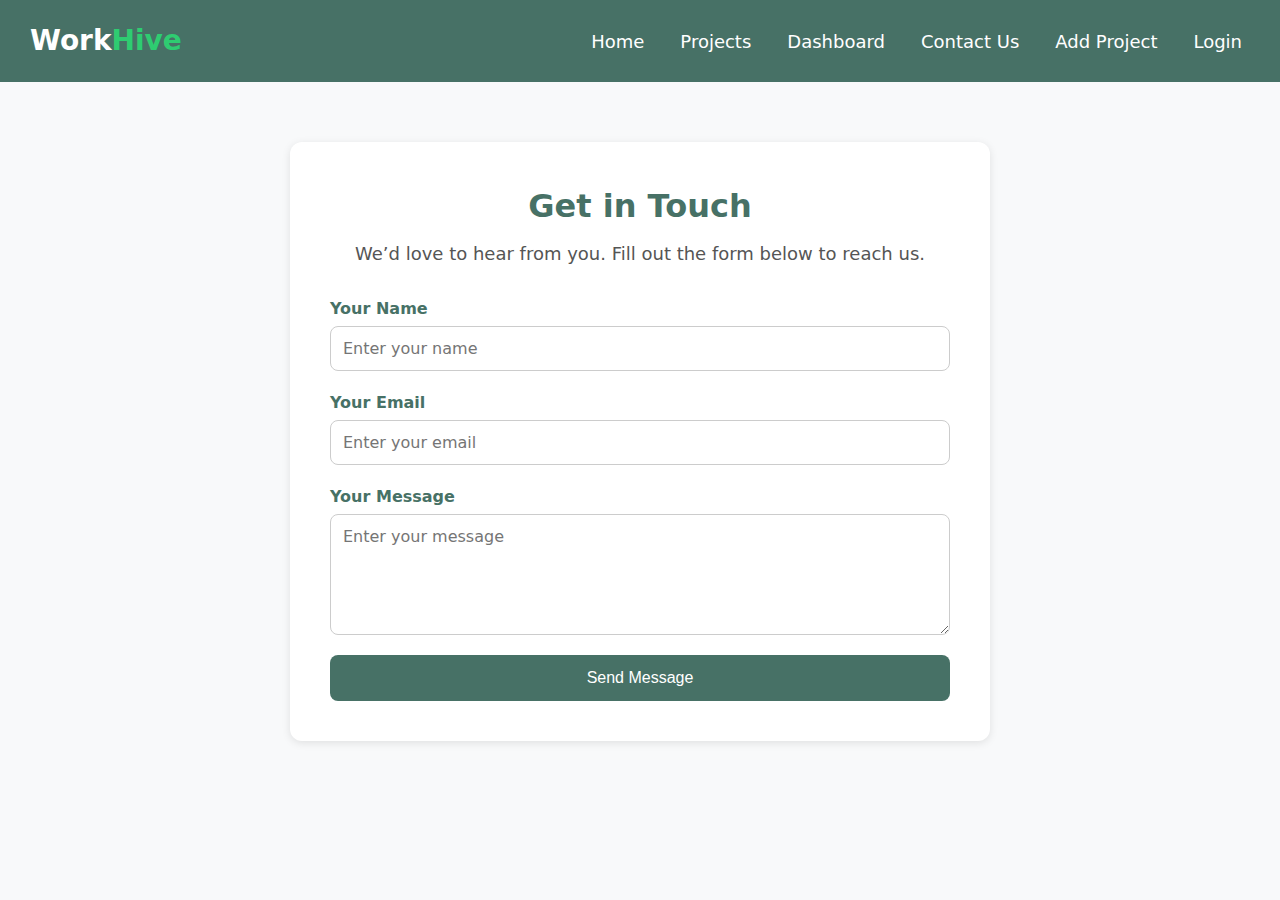
<file: contact.html>
<!DOCTYPE html>
<html lang="en">
<head>
  <meta charset="UTF-8" />
  <meta name="viewport" content="width=device-width, initial-scale=1.0" />
  <title>Contact Us – WorkHive</title>
  <link rel="stylesheet" href="project.css" />
</head>
<body>
  <header class="header">
    <a href="/" class="logo">Work<span class="highlight">Hive</span></a>
    <nav class="navigation">
      <ul class="navbar">
        <li><a href="index.html">Home</a></li>
        <li><a href="project.php">Projects</a></li>
        <li><a href="dashboard.php">Dashboard</a></li>
        <li><a href="contact.html">Contact Us</a></li>
        <li><a href="addproject.php">Add Project</a></li>
        <li><a href="login.html">Login</a></li>
      </ul>
    </nav>
  </header>

  <section class="contact-section">
    <div class="container">
      <h1 class="section-title">Get in Touch</h1>
      <p class="section-subtitle">We’d love to hear from you. Fill out the form below to reach us.</p>
      <form class="contact-form">
        <div class="form-group">
          <label for="name">Your Name</label>
          <input type="text" id="name" placeholder="Enter your name" required />
        </div>
        <div class="form-group">
          <label for="email">Your Email</label>
          <input type="email" id="email" placeholder="Enter your email" required />
        </div>
        <div class="form-group">
          <label for="message">Your Message</label>
          <textarea id="message" rows="5" placeholder="Enter your message" required></textarea>
        </div>
        <button type="submit" class="btn-submit">Send Message</button>
      </form>
    </div>
  </section>

  <style>
    .contact-section {
      padding: 60px 20px;
      background-color: var(--light-bg);
    }

    .container {
      max-width: 700px;
      margin: auto;
      background: white;
      padding: 40px;
      box-shadow: var(--card-shadow);
      border-radius: 12px;
    }

    .section-title {
      font-size: 32px;
      color: var(--primary-color);
      margin-bottom: 10px;
      text-align: center;
    }

    .section-subtitle {
      font-size: 18px;
      margin-bottom: 30px;
      text-align: center;
      color: #555;
    }

    .contact-form {
      display: flex;
      flex-direction: column;
      gap: 20px;
    }

    .form-group {
      display: flex;
      flex-direction: column;
    }

    label {
      font-weight: bold;
      margin-bottom: 5px;
      color: var(--primary-color);
    }

    input, textarea {
      padding: 12px;
      border: 1px solid #ccc;
      border-radius: 8px;
      font-size: 16px;
      font-family: inherit;
    }

    .btn-submit {
      padding: 14px;
      font-size: 16px;
      background-color: var(--primary-color);
      color: white;
      border: none;
      border-radius: 8px;
      cursor: pointer;
      transition: var(--transition);
    }

    .btn-submit:hover {
      background-color: var(--secondary-color);
      box-shadow: var(--hover-shadow);
    }
  </style>
</body>
</html>
<script>
  document.querySelector('.contact-form').addEventListener('submit', function(event) {
    event.preventDefault();
    alert('Thank you for your message! We will get back to you soon.');
    this.reset();
  });
</script>
</file>
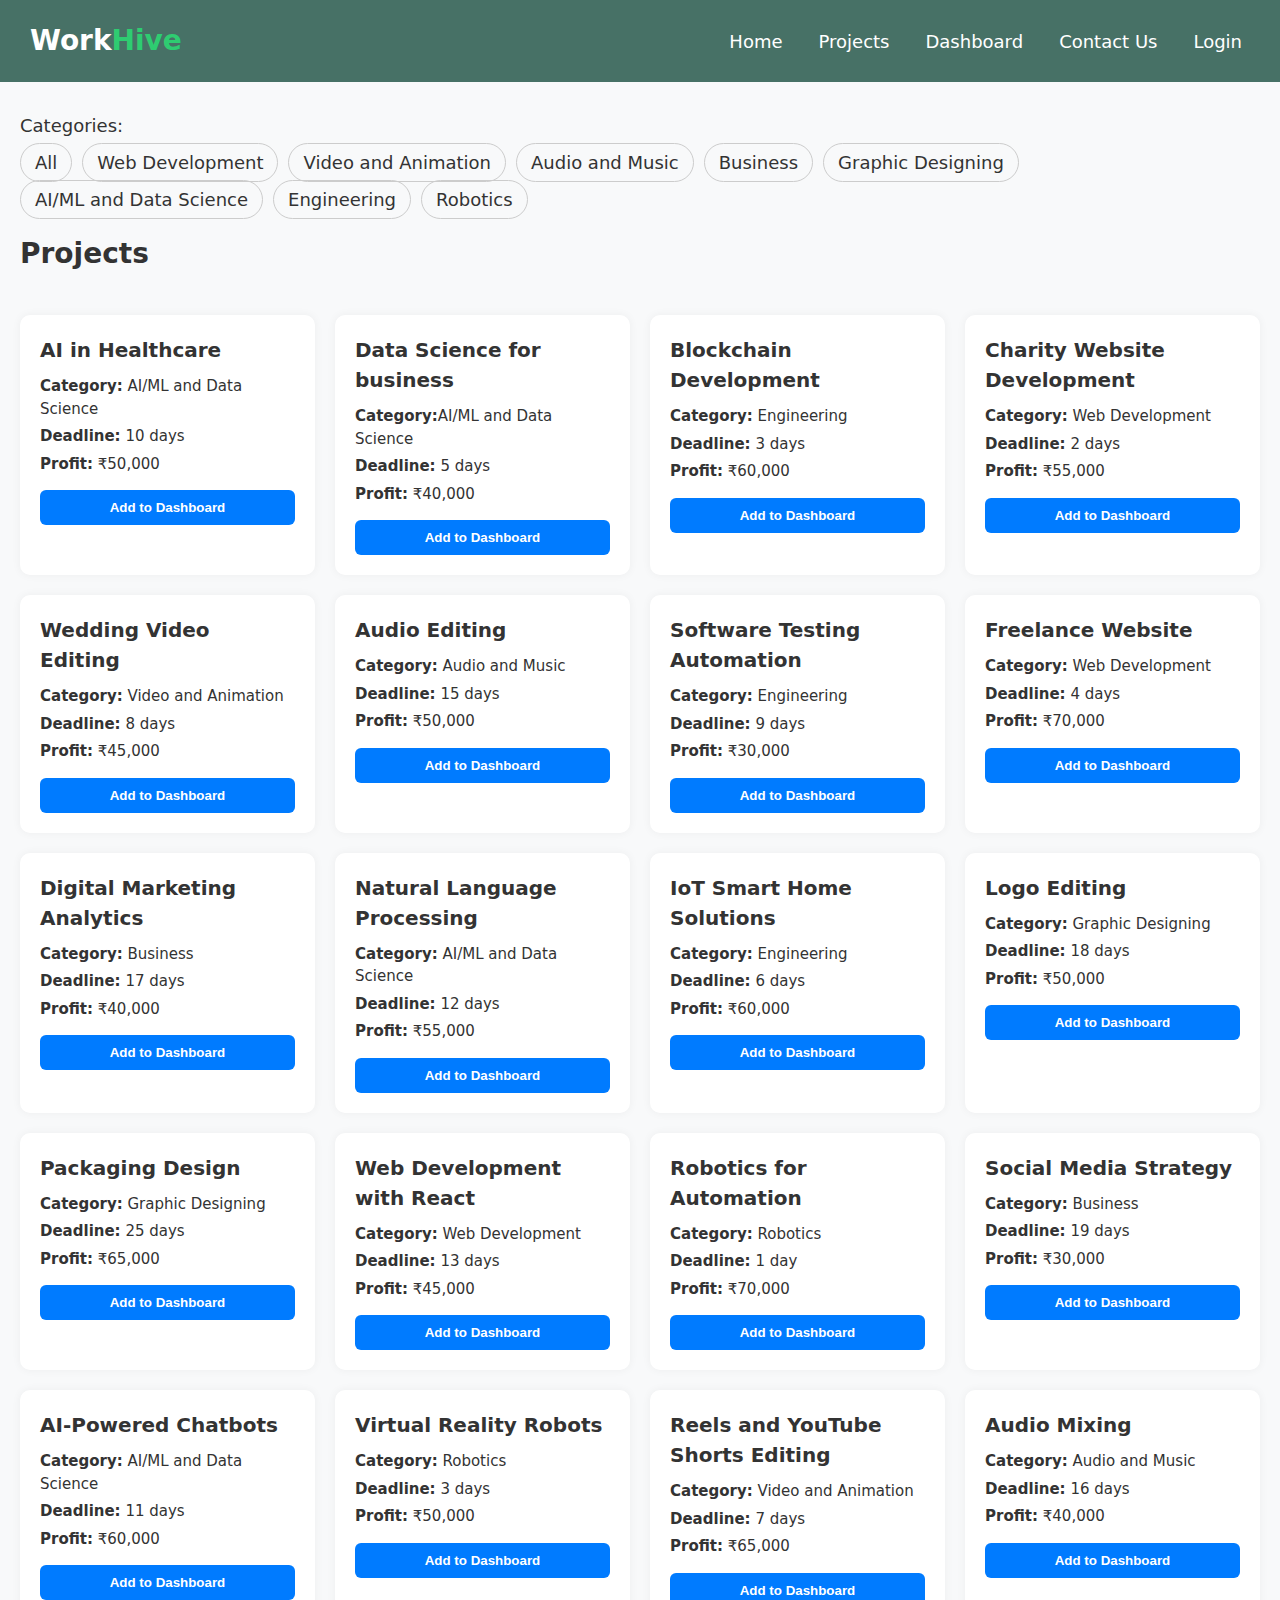
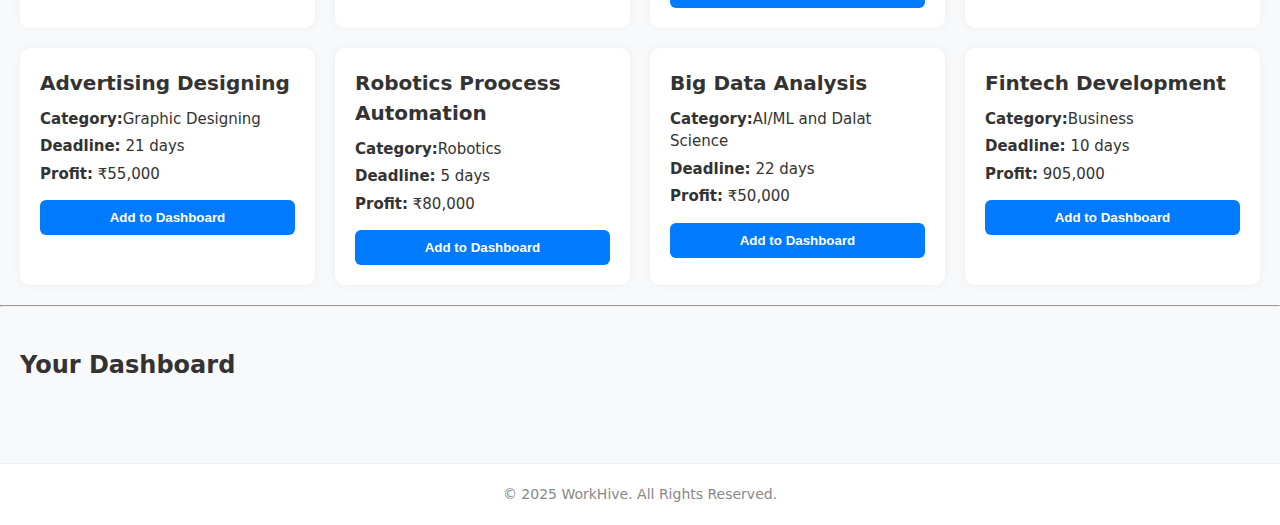
<file: dashboard.html>
<!DOCTYPE html>
<html lang="en">
<head>
  <meta charset="UTF-8" />
  <meta name="viewport" content="width=device-width, initial-scale=1.0" />
  <title>WorkHive – Freelance Platform</title>
  <link rel="stylesheet" href="dashboard.css" />
</head>
<body>
  <header class="header">
    <a href="/" class="logo">Work<span class="highlight">Hive</span></a>
    <nav class="navigation">
      <ul class="navbar">
        <li><a href="index.html">Home</a></li>
        <li><a href="project.html">Projects</a></li>
        <li><a href="dashboard.html">Dashboard</a></li>
        <li><a href="contact.html">Contact Us</a></li>
        <li><a href="login.html">Login</a></li>
      </ul>
    </nav>
  </header>
  <!-- Categories -->
    <div class="popular-list">
        <span>Categories:</span>
        <ul>
            <li><a href="#" onclick="filterJobs(event)">All</a></li> <!-- Show all categories -->
            <li><a href="#" onclick="filterJobs(event)">Web Development</a></li>
            <li><a href="#" onclick="filterJobs(event)">Video and Animation</a></li>
            <li><a href="#" onclick="filterJobs(event)">Audio and Music</a></li>
            <li><a href="#" onclick="filterJobs(event)">Business</a></li>
            <li><a href="#" onclick="filterJobs(event)">Graphic Designing</a></li>
            <li><a href="#" onclick="filterJobs(event)">AI/ML and Data Science</a></li>
            <li><a href="#" onclick="filterJobs(event)">Engineering</a></li>
            <li><a href="#" onclick="filterJobs(event)">Robotics</a></li>
        </ul>
    </div>
    <div class="Content-headerAndFilterButton-K7J">
        <div class="Content-joblistHeader-tRn" role="heading" aria-level="3">
            Projects
        </div>
    </div>
<!--comments-->
    <div class="card-container" id="project-cards" >
        <!-- Example of a project card -->
        <div class="project-card" data-id="1">
            <h3>AI in Healthcare</h3>
            <p><strong>Category:</strong> AI/ML and Data Science</p>
            <p><strong>Deadline:</strong> 10 days</p>
            <p><strong>Profit:</strong> ₹50,000</p>
            <button onclick="addToDashboard(event)">Add to Dashboard</button>
        </div>
        <div class="project-card" data-id="2">
            <h3>Data Science for business</h3>
            <p><strong>Category:</strong>AI/ML and Data Science</p>
            <p><strong>Deadline:</strong> 5 days</p>
            <p><strong>Profit:</strong> ₹40,000</p>
            <button onclick="addToDashboard(event)">Add to Dashboard</button>
            </div>
            <!-- Project Card 3 -->
            <div class="project-card" data-id="3">
                <h3>Blockchain Development</h3>
                <p><strong>Category:</strong> Engineering</p>
                <p><strong>Deadline:</strong> 3 days</p>
                <p><strong>Profit:</strong> ₹60,000</p>
                <button onclick="addToDashboard(event)">Add to Dashboard</button>
            </div>
        
            <!-- Project Card 4 -->
            <div class="project-card" data-id="4">
                <h3>Charity Website Development</h3>
                <p><strong>Category:</strong> Web Development</p>
                <p><strong>Deadline:</strong> 2 days</p>
                <p><strong>Profit:</strong> ₹55,000</p>
                <button onclick="addToDashboard(event)">Add to Dashboard</button>
            </div>
        
            <!-- Project Card 5 -->
            <div class="project-card" data-id="5">
                <h3>Wedding Video Editing</h3>
                <p><strong>Category:</strong> Video and Animation</p>
                <p><strong>Deadline:</strong> 8 days</p>
                <p><strong>Profit:</strong> ₹45,000</p>
                <button onclick="addToDashboard(event)">Add to Dashboard</button>
            </div>
        
            <!-- Project Card 6 -->
            <div class="project-card" data-id="6">
                <h3>Audio Editing</h3>
                <p><strong>Category:</strong> Audio and Music</p>
                <p><strong>Deadline:</strong> 15 days</p>
                <p><strong>Profit:</strong> ₹50,000</p>
                <button onclick="addToDashboard(event)">Add to Dashboard</button>
            </div>
        
            <!-- Project Card 7 -->
            <div class="project-card" data-id="7">
                <h3>Software Testing Automation</h3>
                <p><strong>Category:</strong> Engineering</p>
                <p><strong>Deadline:</strong> 9 days</p>
                <p><strong>Profit:</strong> ₹30,000</p>
                <button onclick="addToDashboard(event)">Add to Dashboard</button>
            </div>
        
            <!-- Project Card 8 -->
            <div class="project-card" data-id="8">
                <h3>Freelance Website</h3>
                <p><strong>Category:</strong> Web Development</p>
                <p><strong>Deadline:</strong> 4 days</p>
                <p><strong>Profit:</strong> ₹70,000</p>
                <button onclick="addToDashboard(event)">Add to Dashboard</button>
            </div>
        
            <!-- Project Card 9 -->
            <div class="project-card" data-id="9">
                <h3>Digital Marketing Analytics</h3>
                <p><strong>Category:</strong> Business</p>
                <p><strong>Deadline:</strong> 17 days</p>
                <p><strong>Profit:</strong> ₹40,000</p>
                <button onclick="addToDashboard(event)">Add to Dashboard</button>
            </div>
        
            <!-- Project Card 10 -->
            <div class="project-card" data-id="10">
                <h3>Natural Language Processing</h3>
                <p><strong>Category:</strong> AI/ML and Data Science</p>
                <p><strong>Deadline:</strong> 12 days</p>
                <p><strong>Profit:</strong> ₹55,000</p>
                <button onclick="addToDashboard(event)">Add to Dashboard</button>
            </div>
        
            <!-- Project Card 11 -->
            <div class="project-card" data-id="11">
                <h3>IoT Smart Home Solutions</h3>
                <p><strong>Category:</strong> Engineering</p>
                <p><strong>Deadline:</strong> 6 days</p>
                <p><strong>Profit:</strong> ₹60,000</p>
                <button onclick="addToDashboard(event)">Add to Dashboard</button>
            </div>
        
            <!-- Project Card 12 -->
            <div class="project-card" data-id="12">
                <h3>Logo Editing</h3>
                <p><strong>Category:</strong> Graphic Designing</p>
                <p><strong>Deadline:</strong> 18 days</p>
                <p><strong>Profit:</strong> ₹50,000</p>
                <button onclick="addToDashboard(event)">Add to Dashboard</button>
            </div>
        
            <!-- Project Card 13 -->
            <div class="project-card" data-id="13">
                <h3>Packaging Design</h3>
                <p><strong>Category:</strong> Graphic Designing</p>
                <p><strong>Deadline:</strong> 25 days</p>
                <p><strong>Profit:</strong> ₹65,000</p>
                <button onclick="addToDashboard(event)">Add to Dashboard</button>
            </div>
        
            <!-- Project Card 14 -->
            <div class="project-card" data-id="14">
                <h3>Web Development with React</h3>
                <p><strong>Category:</strong> Web Development</p>
                <p><strong>Deadline:</strong> 13 days</p>
                <p><strong>Profit:</strong> ₹45,000</p>
                <button onclick="addToDashboard(event)">Add to Dashboard</button>
            </div>
        
            <!-- Project Card 15 -->
            <div class="project-card" data-id="15">
                <h3>Robotics for Automation</h3>
                <p><strong>Category:</strong> Robotics</p>
                <p><strong>Deadline:</strong> 1 day</p>
                <p><strong>Profit:</strong> ₹70,000</p>
                <button onclick="addToDashboard(event)">Add to Dashboard</button>
            </div>
        
            <!-- Project Card 16 -->
            <div class="project-card" data-id="16">
                <h3>Social Media Strategy</h3>
                <p><strong>Category:</strong> Business</p>
                <p><strong>Deadline:</strong> 19 days</p>
                <p><strong>Profit:</strong> ₹30,000</p>
                <button onclick="addToDashboard(event)">Add to Dashboard</button>
            </div>
        
            <!-- Project Card 17 -->
            <div class="project-card" data-id="17">
                <h3>AI-Powered Chatbots</h3>
                <p><strong>Category:</strong> AI/ML and Data Science</p>
                <p><strong>Deadline:</strong> 11 days</p>
                <p><strong>Profit:</strong> ₹60,000</p>
                <button onclick="addToDashboard(event)">Add to Dashboard</button>
            </div>
        
            <!-- Project Card 18 -->
            <div class="project-card" data-id="18">
                <h3>Virtual Reality Robots</h3>
                <p><strong>Category:</strong> Robotics</p>
                <p><strong>Deadline:</strong> 3 days</p>
                <p><strong>Profit:</strong> ₹50,000</p>
                <button onclick="addToDashboard(event)">Add to Dashboard</button>
            </div>
        
            <!-- Project Card 19 -->
            <div class="project-card" data-id="19">
                <h3>Reels and YouTube Shorts Editing</h3>
                <p><strong>Category:</strong> Video and Animation</p>
                <p><strong>Deadline:</strong> 7 days</p>
                <p><strong>Profit:</strong> ₹65,000</p>
                <button onclick="addToDashboard(event)">Add to Dashboard</button>
            </div>
        
            <!-- Project Card 20 -->
            <div class="project-card" data-id="20">
                <h3>Audio Mixing</h3>
                <p><strong>Category:</strong> Audio and Music</p>
                <p><strong>Deadline:</strong> 16 days</p>
                <p><strong>Profit:</strong> ₹40,000</p>
                <button onclick="addToDashboard(event)">Add to Dashboard</button>
            </div>
            <!-- Project Card 21 -->
<div class="project-card" data-id="21">
    <h3>Advertising Designing</h3>
    <p><strong>Category:</strong>Graphic Designing</p>
    <p><strong>Deadline:</strong> 21 days</p>
    <p><strong>Profit:</strong> ₹55,000</p>
    <button onclick="addToDashboard(event)">Add to Dashboard</button>
</div>

<!-- Project Card 22 -->
<div class="project-card" data-id="22">
    <h3>Robotics Proocess Automation</h3>
    <p><strong>Category:</strong>Robotics</p>
    <p><strong>Deadline:</strong> 5 days</p>
    <p><strong>Profit:</strong> ₹80,000</p>
    <button onclick="addToDashboard(event)">Add to Dashboard</button>
</div>

<!-- Project Card 23 -->
<div class="project-card" data-id="23">
    <h3>Big Data Analysis</h3>
    <p><strong>Category:</strong>AI/ML and Dalat Science</p>
    <p><strong>Deadline:</strong> 22 days</p>
    <p><strong>Profit:</strong> ₹50,000</p>
    <button onclick="addToDashboard(event)">Add to Dashboard</button>
</div>

<!-- Project Card 24 -->
<div class="project-card" data-id="24">
    <h3>Fintech Development</h3>
    <p><strong>Category:</strong>Business</p>
    <p><strong>Deadline:</strong> 10 days</p>
    <p><strong>Profit:</strong> 905,000</p>
    <button onclick="addToDashboard(event)">Add to Dashboard</button>
</div>

        </div>        
    </div>
</div>

<hr>

<div class="dashboard-section">
    <h2>Your Dashboard</h2>
    <div class="dashboard-container" id="dashboard">
        <!-- Added jobs will appear here -->
    </div>
</div>
  <footer>
    <p>&copy; 2025 WorkHive. All Rights Reserved.</p>
  </footer>

  <script src="script.js"></script>
</body>
</html>
</file>
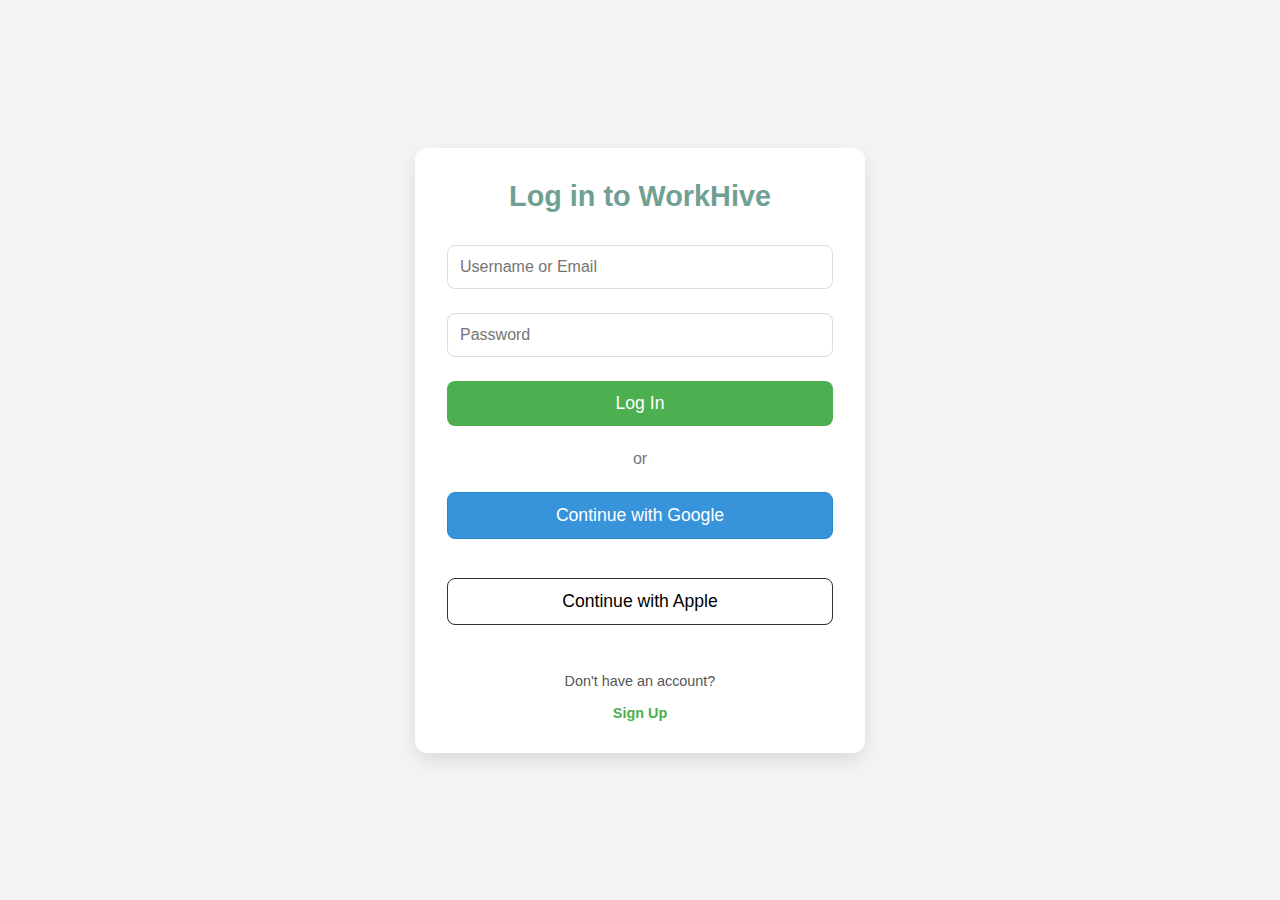
<file: login.html>
<!DOCTYPE html>
<html lang="en">
<head>
    <meta charset="UTF-8">
    <meta name="viewport" content="width=device-width, initial-scale=1.0">
    <title>Login</title>
    <link rel="stylesheet" href="style1.css">
</head>
<body>
    <div class="auth-container">
        <div class="login-card">
            <h1>Log in to WorkHive</h1>
            <form action="login_process.php" method="post">
                <div class="input-group">
                    <input type="text" id="username" name="username" placeholder="Username or Email" required>
                </div>
                <div class="input-group">
                    <input type="password" id="password" name="password" placeholder="Password" required>
                </div>
                <button type="submit" class="login-btn">Log In</button>
                <p class="separator">or</p>
                <div class="social-login">
                    <button type="button" class="google-btn">Continue with Google</button>
                    <button type="button" class="apple-btn">Continue with Apple</button>
                </div>
                <div class="signup">
                    <p>Don't have an account? </p><br>
                    <a href="signup.html">Sign Up</a>
                </div>
            </form>
        </div>
    </div>

</body>
</html>
</file>
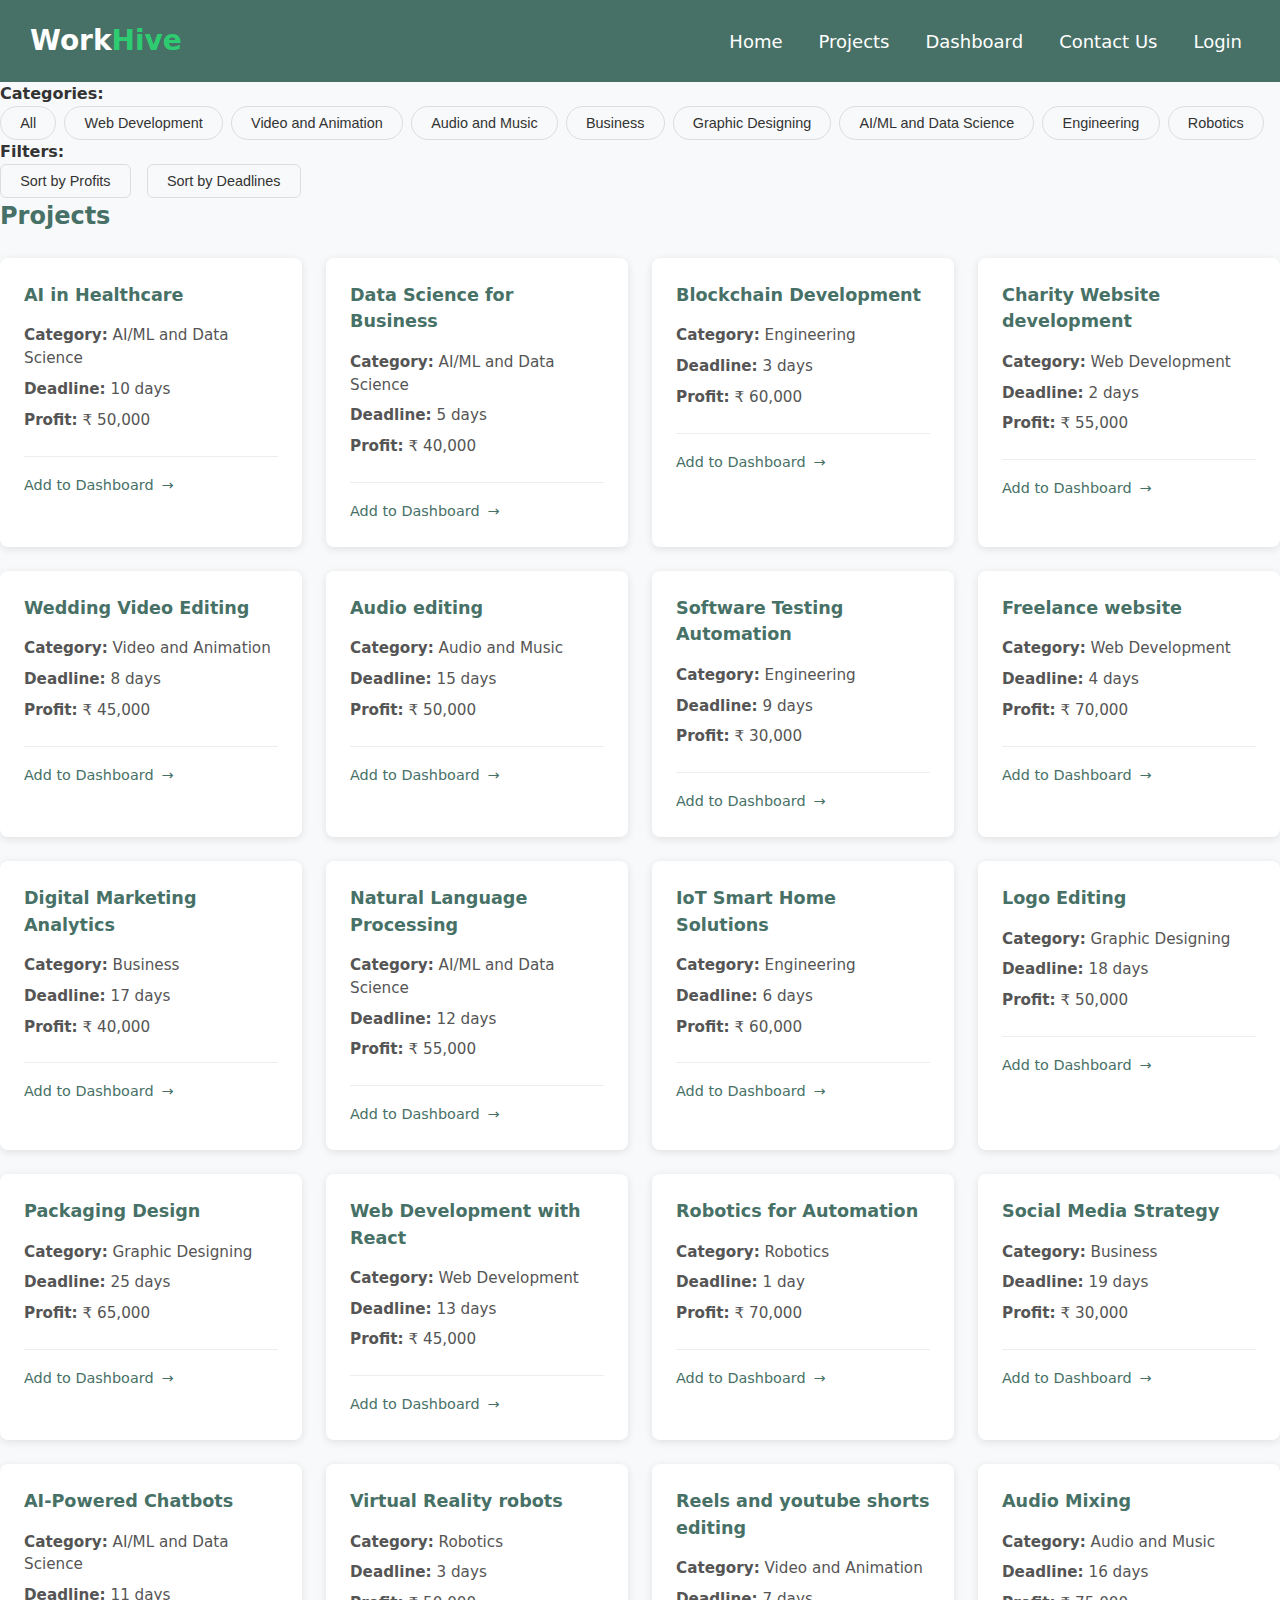
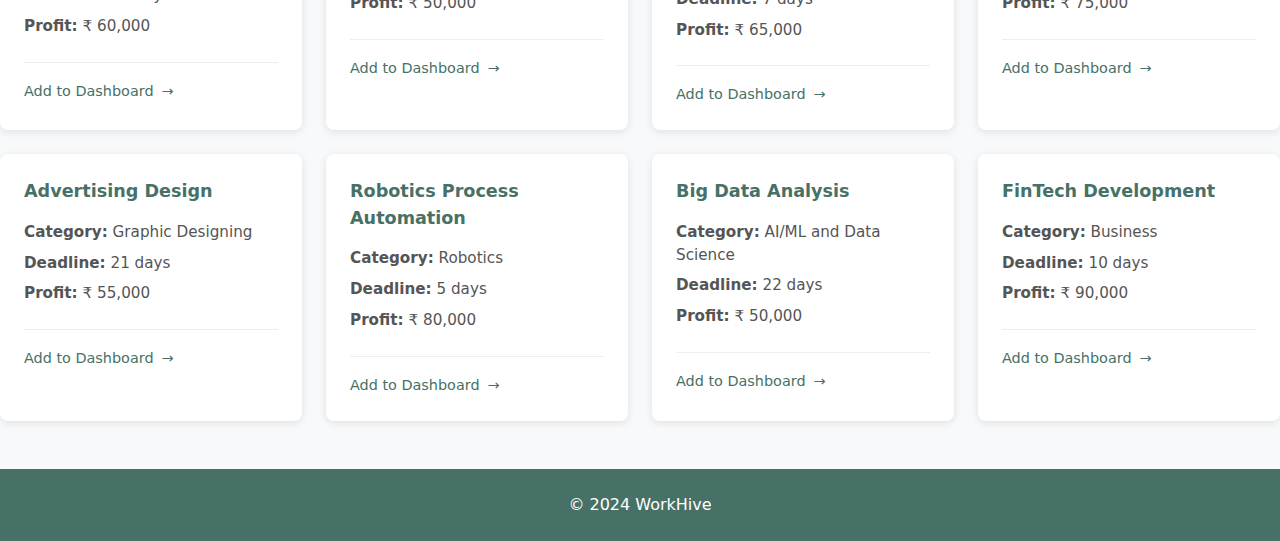
<file: project.html>
<!DOCTYPE html>
<html lang="en">
<head>
  <meta charset="UTF-8" />
  <meta name="viewport" content="width=device-width, initial-scale=1.0" />
  <title>WorkHive – Freelance Platform</title>
  <link rel="stylesheet" href="project.css" />
</head>
<body>
  <header class="header">
    <a href="/" class="logo">Work<span class="highlight">Hive</span></a>
    <nav class="navigation">
      <ul class="navbar">
        <li><a href="index.html">Home</a></li>
        <li><a href="project.html">Projects</a></li>
        <li><a href="dashboard.html">Dashboard</a></li>
        <li><a href="contact.html">Contact Us</a></li>
        <li><a href="login.html">Login</a></li>
      </ul>
    </nav>
  </header>

    <!-- Categories -->
    <div class="category-container">
        <strong>Categories:</strong>
        <div class="category-buttons">
            <button>All</button>
            <button>Web Development</button>
            <button>Video and Animation</button>
            <button>Audio and Music</button>
            <button>Business</button>
            <button>Graphic Designing</button>
            <button>AI/ML and Data Science</button>
            <button>Engineering</button>
            <button>Robotics</button>
        </div>
    </div>

    <div class="filter-container">
        <strong>Filters:</strong>
        <div class="filter-buttons">
            <button>Sort by Profits</button>
            <button>Sort by Deadlines</button>
        </div>
    </div>

    <!-- Cards for Projects -->
    <div class="projects">
        <h2>Projects</h2>
        <div class="project-list">
            <!-- Project Card 1 -->
            <div class="project-card">
                <a href="#">AI in Healthcare</a>
                <p><strong>Category:</strong> AI/ML and Data Science</p>
                <p><strong>Deadline:</strong> 10 days</p>
                <p><strong>Profit:</strong> ₹ 50,000</p>
                <div class="footer">
                    <a href="#">Add to Dashboard</a>
                </div>
            </div>

            <!-- Project Card 2 -->
            <div class="project-card">
                <a href="#">Data Science for Business</a>
                <p><strong>Category:</strong> AI/ML and Data Science</p>
                <p><strong>Deadline:</strong> 5 days</p>
                <p><strong>Profit:</strong> ₹ 40,000</p>
                <div class="footer">
                    <a href="#">Add to Dashboard</a>
                </div>
            </div>

            <!-- Project Card 3 -->
            <div class="project-card">
                <a href="#">Blockchain Development</a>
                <p><strong>Category:</strong> Engineering</p>
                <p><strong>Deadline:</strong> 3 days</p>
                <p><strong>Profit:</strong> ₹ 60,000</p>
                <div class="footer">
                    <a href="#">Add to Dashboard</a>
                </div>
            </div>

            <!-- Project Card 4 -->
            <div class="project-card">
                <a href="#">Charity Website development</a>
                <p><strong>Category:</strong> Web Development</p>
                <p><strong>Deadline:</strong> 2 days</p>
                <p><strong>Profit:</strong> ₹ 55,000</p>
                <div class="footer">
                    <a href="#">Add to Dashboard</a>
                </div>
            </div>

            <!-- Project Card 5 -->
            <div class="project-card">
                <a href="#">Wedding Video Editing</a>
                <p><strong>Category:</strong> Video and Animation</p>
                <p><strong>Deadline:</strong> 8 days</p>
                <p><strong>Profit:</strong> ₹ 45,000</p>
                <div class="footer">
                    <a href="#">Add to Dashboard</a>
                </div>
            </div>

            <!-- Project Card 6 -->
            <div class="project-card">
                <a href="#">Audio editing</a>
                <p><strong>Category:</strong> Audio and Music</p>
                <p><strong>Deadline:</strong> 15 days</p>
                <p><strong>Profit:</strong> ₹ 50,000</p>
                <div class="footer">
                    <a href="#">Add to Dashboard</a>
                </div>
            </div>

            <!-- Project Card 7 -->
            <div class="project-card">
                <a href="#">Software Testing Automation</a>
                <p><strong>Category:</strong> Engineering</p>
                <p><strong>Deadline:</strong> 9 days</p>
                <p><strong>Profit:</strong> ₹ 30,000</p>
                <div class="footer">
                    <a href="#">Add to Dashboard</a>
                </div>
            </div>

            <!-- Project Card 8 -->
            <div class="project-card">
                <a href="#">Freelance website</a>
                <p><strong>Category:</strong> Web Development</p>
                <p><strong>Deadline:</strong> 4 days</p>
                <p><strong>Profit:</strong> ₹ 70,000</p>
                <div class="footer">
                    <a href="#">Add to Dashboard</a>
                </div>
            </div>

            <!-- Project Card 9 -->
            <div class="project-card">
                <a href="#">Digital Marketing Analytics</a>
                <p><strong>Category:</strong> Business</p>
                <p><strong>Deadline:</strong> 17 days</p>
                <p><strong>Profit:</strong> ₹ 40,000</p>
                <div class="footer">
                    <a href="#">Add to Dashboard</a>
                </div>
            </div>

            <!-- Project Card 10 -->
            <div class="project-card">
                <a href="#">Natural Language Processing</a>
                <p><strong>Category:</strong> AI/ML and Data Science</p>
                <p><strong>Deadline:</strong> 12 days</p>
                <p><strong>Profit:</strong> ₹ 55,000</p>
                <div class="footer">
                    <a href="#">Add to Dashboard</a>
                </div>
            </div>

            <!-- Project Card 11 -->
            <div class="project-card">
                <a href="#">IoT Smart Home Solutions</a>
                <p><strong>Category:</strong> Engineering</p>
                <p><strong>Deadline:</strong> 6 days</p>
                <p><strong>Profit:</strong> ₹ 60,000</p>
                <div class="footer">
                    <a href="#">Add to Dashboard</a>
                </div>
            </div>

            <!-- Project Card 12 -->
            <div class="project-card">
                <a href="#">Logo Editing</a>
                <p><strong>Category:</strong> Graphic Designing</p>
                <p><strong>Deadline:</strong> 18 days</p>
                <p><strong>Profit:</strong> ₹ 50,000</p>
                <div class="footer">
                    <a href="#">Add to Dashboard</a>
                </div>
            </div>

            <!-- Project Card 13 -->
            <div class="project-card">
                <a href="#">Packaging Design</a>
                <p><strong>Category:</strong> Graphic Designing</p>
                <p><strong>Deadline:</strong> 25 days</p>
                <p><strong>Profit:</strong> ₹ 65,000</p>
                <div class="footer">
                    <a href="#">Add to Dashboard</a>
                </div>
            </div>

            <!-- Project Card 14 -->
            <div class="project-card">
                <a href="#">Web Development with React</a>
                <p><strong>Category:</strong> Web Development</p>
                <p><strong>Deadline:</strong> 13 days</p>
                <p><strong>Profit:</strong> ₹ 45,000</p>
                <div class="footer">
                    <a href="#">Add to Dashboard</a>
                </div>
            </div>

            <!-- Project Card 15 -->
            <div class="project-card">
                <a href="#">Robotics for Automation</a>
                <p><strong>Category:</strong> Robotics</p>
                <p><strong>Deadline:</strong> 1 day</p>
                <p><strong>Profit:</strong> ₹ 70,000</p>
                <div class="footer">
                    <a href="#">Add to Dashboard</a>
                </div>
            </div>

            <!-- Project Card 16 -->
            <div class="project-card">
                <a href="#">Social Media Strategy</a>
                <p><strong>Category:</strong> Business</p>
                <p><strong>Deadline:</strong> 19 days</p>
                <p><strong>Profit:</strong> ₹ 30,000</p>
                <div class="footer">
                    <a href="#">Add to Dashboard</a>
                </div>
            </div>

            <!-- Project Card 17 -->
            <div class="project-card">
                <a href="#">AI-Powered Chatbots</a>
                <p><strong>Category:</strong> AI/ML and Data Science</p>
                <p><strong>Deadline:</strong> 11 days</p>
                <p><strong>Profit:</strong> ₹ 60,000</p>
                <div class="footer">
                    <a href="#">Add to Dashboard</a>
                </div>
            </div>

            <!-- Project Card 18 -->
            <div class="project-card">
                <a href="#">Virtual Reality robots</a>
                <p><strong>Category:</strong> Robotics</p>
                <p><strong>Deadline:</strong> 3 days</p>
                <p><strong>Profit:</strong> ₹ 50,000</p>
                <div class="footer">
                    <a href="#">Add to Dashboard</a>
                </div>
            </div>

            <!-- Project Card 19 -->
            <div class="project-card">
                <a href="#">Reels and youtube shorts editing</a>
                <p><strong>Category:</strong> Video and Animation</p>
                <p><strong>Deadline:</strong> 7 days</p>
                <p><strong>Profit:</strong> ₹ 65,000</p>
                <div class="footer">
                    <a href="#">Add to Dashboard</a>
                </div>
            </div>

            <!-- Project Card 20 -->
            <div class="project-card">
                <a href="#">Audio Mixing</a>
                <p><strong>Category:</strong> Audio and Music</p>
                <p><strong>Deadline:</strong> 16 days</p>
                <p><strong>Profit:</strong> ₹ 75,000</p>
                <div class="footer">
                    <a href="#">Add to Dashboard</a>
                </div>
            </div>

            <!-- Project Card 21 -->
            <div class="project-card">
                <a href="#">Advertising Design</a>
                <p><strong>Category:</strong> Graphic Designing</p>
                <p><strong>Deadline:</strong> 21 days</p>
                <p><strong>Profit:</strong> ₹ 55,000</p>
                <div class="footer">
                    <a href="#">Add to Dashboard</a>
                </div>
            </div>

            <!-- Project Card 22 -->
            <div class="project-card">
                <a href="#">Robotics Process Automation</a>
                <p><strong>Category:</strong> Robotics</p>
                <p><strong>Deadline:</strong> 5 days</p>
                <p><strong>Profit:</strong> ₹ 80,000</p>
                <div class="footer">
                    <a href="#">Add to Dashboard</a>
                </div>
            </div>

            <!-- Project Card 23 -->
            <div class="project-card">
                <a href="#">Big Data Analysis</a>
                <p><strong>Category:</strong> AI/ML and Data Science</p>
                <p><strong>Deadline:</strong> 22 days</p>
                <p><strong>Profit:</strong> ₹ 50,000</p>
                <div class="footer">
                    <a href="#">Add to Dashboard</a>
                </div>
            </div>

            <!-- Project Card 24 -->
            <div class="project-card">
                <a href="#">FinTech Development</a>
                <p><strong>Category:</strong> Business</p>
                <p><strong>Deadline:</strong> 10 days</p>
                <p><strong>Profit:</strong> ₹ 90,000</p>
                <div class="footer">
                    <a href="#">Add to Dashboard</a>
                </div>
            </div>
        </div>
    </div>

    <footer>
        <p>&copy; 2024 WorkHive</p>
    </footer>

    <script src="script.js"></script>
</body>
</html>
</file>
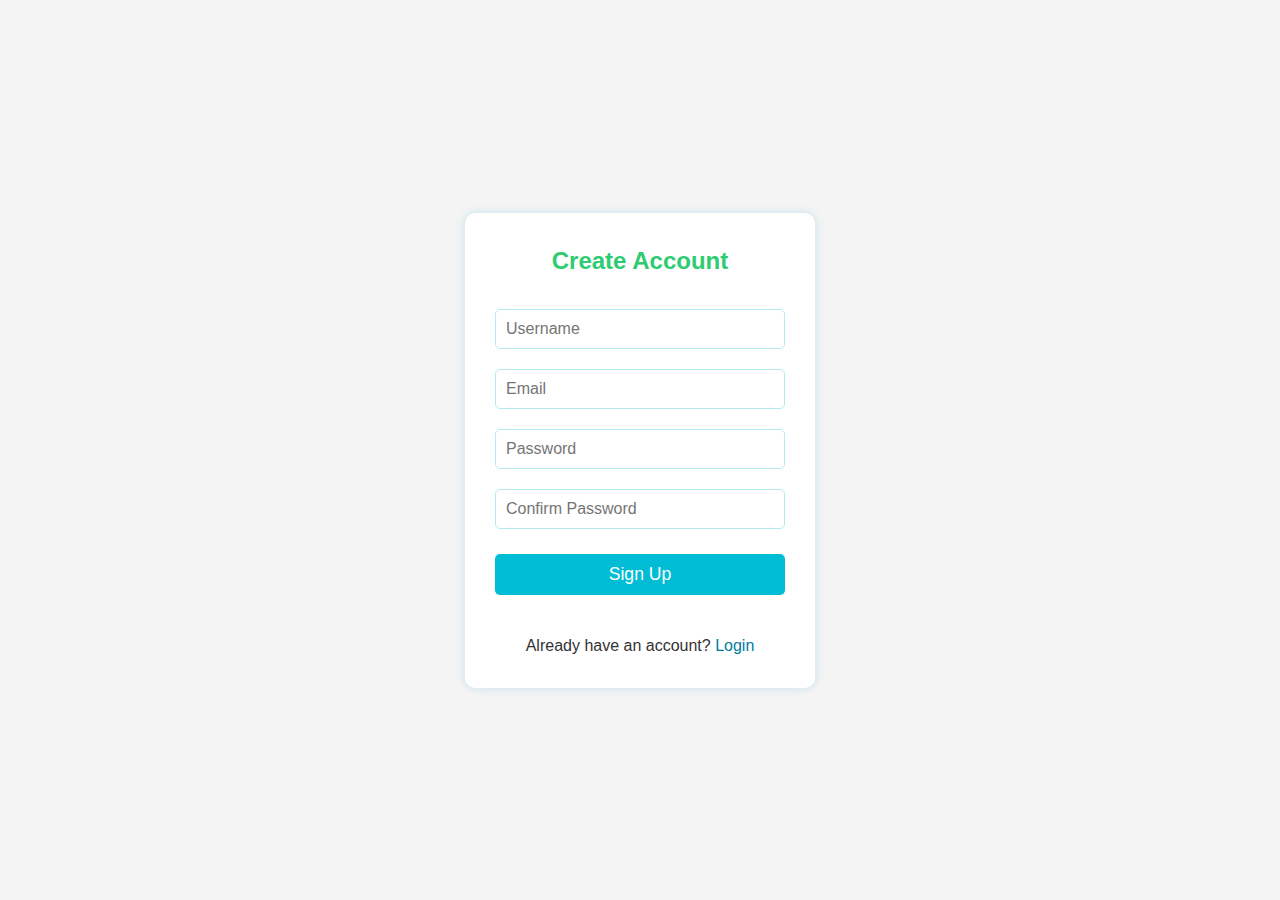
<file: signup.html>
<!DOCTYPE html>
<html lang="en">
<head>
    <meta charset="UTF-8">
    <title>Sign Up - WorkHive</title>
    <link rel="stylesheet" href="style.css">
    <link rel="stylesheet" href="style1.css">
    <link rel="stylesheet" href="project.css">
    <style>
        body {
            background-color:#f4f4f4;
            font-family: Arial, sans-serif;
        }

        .signup-container {
            width: 350px;
            margin: 100px auto;
            padding: 30px;
            background-color: #ffffff;
            border-radius: 10px;
            box-shadow: 0 0 10px rgba(0, 150, 200, 0.2);
        }

        .signup-container h2 {
            text-align: center;
            margin-bottom: 20px;
            color: #2ecc71;
        }

        .signup-container input[type="text"],
        .signup-container input[type="email"],
        .signup-container input[type="password"] {
            width: 100%;
            padding: 10px;
            margin: 10px 0;
            border: 1px solid #b2ebf2;
            border-radius: 5px;
        }

        .signup-container button {
            width: 100%;
            padding: 10px;
            background-color: #00bcd4;
            color: white;
            border: none;
            border-radius: 5px;
            cursor: pointer;
            margin-top: 15px;
        }

        .signup-container button:hover {
            background-color: #0097a7;
        }

        .login-link {
            text-align: center;
            margin-top: 15px;
        }

        .login-link a {
            color: #007B9E;
            text-decoration: none;
        }

        .login-link a:hover {
            text-decoration: underline;
        }
    </style>
</head>
<body>
    <div class="signup-container">
        <h2>Create Account</h2>
        <form action="signup_process.php" method="post">
            <input type="text" name="username" placeholder="Username" required>
            <input type="email" name="email" placeholder="Email" required>
            <input type="password" name="password" placeholder="Password" required>
            <input type="password" name="confirm_password" placeholder="Confirm Password" required>
            <button type="submit">Sign Up</button>
        </form>
        <div class="login-link">
            Already have an account? <a href="login.html">Login</a>
        </div>
    </div>
</body>
</html>
</file>
<file: project.css>
/* Base Styles */
:root {
  --primary-color: #477166;
  --secondary-color: #2ecc71;
  --accent-color: #0bdaae;
  --text-color: #333;
  --light-bg: #f8f9fa;
  --card-shadow: 0 2px 8px rgba(0, 0, 0, 0.1);
  --hover-shadow: 0 4px 12px rgba(0, 0, 0, 0.15);
  --transition: all 0.2s ease;
}
* {
  margin: 0;
  padding: 0;
  box-sizing: border-box;
}

body {
  font-family: 'Segoe UI', system-ui, -apple-system, sans-serif;
  background-color: var(--light-bg);
  color: var(--text-color);
  margin: 0;
  padding: 0;
  line-height: 1.5;
}

/* Header Styles */
.header {
  background-color: #477166;
  color: white;
  display: flex;
  justify-content: space-between;
  align-items: center;
  padding: 20px 30px;
}

.logo {
  font-size: 28px;
  font-weight: bold;
  text-decoration: none;
  color: white;
}

.logo .highlight {
  color: #2ecc71;
}

.navbar {
  display: flex;
  list-style: none;
  gap: 20px;
}

.navbar a {
  font-size: 18px;
  padding: 8px;
  transition: color 0.3s;
  text-decoration: none;
  color: white;
}

.navbar a:hover {
  color: #0bdaae;
}

/* Main Content Container */
.container {
  max-width: 1200px;
  margin: 2rem auto;
  padding: 0 2rem;
}

/* Category Filter Styles */
.category-section {
  background: white;
  padding: 1.5rem;
  border-radius: 8px;
  margin-bottom: 2rem;
  box-shadow: var(--card-shadow);
}

.category-header {
  font-size: 1.1rem;
  font-weight: 600;
  margin-bottom: 1rem;
  color: var(--primary-color);
}

.category-buttons {
  display: flex;
  flex-wrap: wrap;
  gap: 0.5rem;
  align-items: center;
}

.category-buttons button {
  background: transparent;
  border: 1px solid #ddd;
  border-radius: 20px;
  padding: 0.5rem 1.2rem;
  font-size: 0.9rem;
  cursor: pointer;
  transition: var(--transition);
  color: var(--text-color);
}

.category-buttons button:hover {
  background-color: var(--primary-color);
  color: white;
  border-color: var(--primary-color);
}

.category-buttons button.active {
  background-color: var(--primary-color);
  color: white;
  border-color: var(--primary-color);
}

.category-divider {
  color: #ddd;
  font-size: 1.2rem;
  padding: 0 0.5rem;
}

/* Filter Section */
.filter-section {
  background: white;
  padding: 1.5rem;
  border-radius: 8px;
  margin-bottom: 2rem;
  box-shadow: var(--card-shadow);
}

.filter-header {
  font-size: 1.1rem;
  font-weight: 600;
  margin-bottom: 1rem;
  color: var(--primary-color);
}

.filter-buttons {
  display: flex;
  gap: 1rem;
}

.filter-buttons button {
  background: transparent;
  border: 1px solid #ddd;
  border-radius: 6px;
  padding: 0.5rem 1.2rem;
  font-size: 0.9rem;
  cursor: pointer;
  transition: var(--transition);
  color: var(--text-color);
}

.filter-buttons button:hover {
  background-color: var(--primary-color);
  color: white;
  border-color: var(--primary-color);
}

/* Projects Grid */
.projects h2 {
  font-size: 1.5rem;
  margin-bottom: 1.5rem;
  color: var(--primary-color);
}

.project-list {
  display: grid;
  grid-template-columns: repeat(auto-fill, minmax(300px, 1fr));
  gap: 1.5rem;
}

.project-card {
  background: white;
  border-radius: 8px;
  padding: 1.5rem;
  box-shadow: var(--card-shadow);
  transition: var(--transition);
}

.project-card:hover {
  transform: translateY(-3px);
  box-shadow: var(--hover-shadow);
}

.project-card > a {
  font-weight: 600;
  color: var(--primary-color);
  text-decoration: none;
  font-size: 1.1rem;
  display: block;
  margin-bottom: 1rem;
}

.project-card p {
  margin: 0.5rem 0;
  font-size: 0.95rem;
  color: #555;
}

.project-card .footer {
  margin-top: 1.5rem;
  padding-top: 1rem;
  border-top: 1px solid #eee;
}

.project-card .footer a {
  color: var(--primary-color);
  text-decoration: none;
  font-size: 0.9rem;
  display: inline-flex;
  align-items: center;
}

.project-card .footer a::after {
  content: '→';
  margin-left: 0.5rem;
  transition: var(--transition);
}

.project-card .footer a:hover::after {
  transform: translateX(3px);
}

/* Footer */
footer {
  background-color: var(--primary-color);
  color: white;
  text-align: center;
  padding: 1.5rem;
  margin-top: 3rem;
}

/* Responsive Design */
@media (max-width: 768px) {
  .header {
    flex-direction: column;
    padding: 1rem;
  }
  
  .logo {
    margin-bottom: 1rem;
  }
  
  .navbar {
    gap: 1rem;
    flex-wrap: wrap;
    justify-content: center;
  }
  
  .category-buttons, 
  .filter-buttons {
    flex-wrap: wrap;
  }
  
  .category-divider {
    display: none;
  }
  
  .project-list {
    grid-template-columns: 1fr;
  }
}
</file>
<file: dashboard.css>
/* Base Styles */
:root {
  --primary-color: #477166;
  --secondary-color: #2ecc71;
  --accent-color: #0bdaae;
  --text-color: #333;
  --light-bg: #f8f9fa;
  --card-shadow: 0 2px 8px rgba(0, 0, 0, 0.1);
  --hover-shadow: 0 4px 12px rgba(0, 0, 0, 0.15);
  --transition: all 0.2s ease;
}
* {
  margin: 0;
  padding: 0;
  box-sizing: border-box;
}
body {
  font-family: 'Segoe UI', system-ui, -apple-system, sans-serif;
  background-color: var(--light-bg);
  color: var(--text-color);
  margin: 0;
  padding: 0;
  line-height: 1.5;
}

/* Header Styles */
.header {
  background-color: #477166;
  color: white;
  display: flex;
  justify-content: space-between;
  align-items: center;
  padding: 20px 30px;
}

.logo {
  font-size: 28px;
  font-weight: bold;
  text-decoration: none;
  color: white;
}

.logo .highlight {
  color: #2ecc71;
}

.navbar {
  display: flex;
  list-style: none;
  gap: 20px;
}

.navbar a {
  font-size: 18px;
  padding: 8px;
  transition: color 0.3s;
  text-decoration: none;
  color: white;
}

.navbar a:hover {
  color: #0bdaae;
}

/* Categories */
.popular-list {
  margin: 30px 20px 10px;
  font-size: 18px;
}

.popular-list ul {
  list-style: none;
  display: flex;
  flex-wrap: wrap;
  gap: 10px;
  margin-top: 10px;
}

.popular-list ul li a {
  text-decoration: none;
  padding: 8px 14px;
  border-radius: 20px;
  border: 1px solid #ccc;
  color: #333;
  transition: background-color 0.3s, color 0.3s;
}

.popular-list ul li a:hover,
.popular-list ul li a.active {
  background-color: #007bff;
  color: #fff;
}

/* Section Header */
.Content-joblistHeader-tRn {
  font-size: 28px;
  font-weight: bold;
  margin: 20px;
}

/* Project Cards */
.card-container {
  display: grid;
  grid-template-columns: repeat(auto-fit, minmax(250px, 1fr));
  gap: 20px;
  padding: 20px;
}

.project-card {
  background-color: #fff;
  border-radius: 10px;
  box-shadow: 0 0 10px rgba(0,0,0,0.05);
  padding: 20px;
  transition: transform 0.2s;
}

.project-card:hover {
  transform: translateY(-5px);
}

.project-card h3 {
  margin-bottom: 10px;
  font-size: 20px;
  color: #333;
}

.project-card p {
  margin-bottom: 5px;
  font-size: 15px;
}

.project-card button {
  margin-top: 10px;
  padding: 10px 20px;
  width: 100%;
  background-color: #007bff;
  color: #fff;
  border: none;
  border-radius: 6px;
  font-weight: 600;
  cursor: pointer;
  transition: background-color 0.3s;
}

.project-card button:hover {
  background-color: #0056b3;
}

/* Dashboard Section */
.dashboard-section {
  margin: 40px 20px;
}

.dashboard-section h2 {
  font-size: 24px;
  margin-bottom: 20px;
}

.dashboard-container {
  display: grid;
  grid-template-columns: repeat(auto-fit, minmax(250px, 1fr));
  gap: 20px;
  padding: 10px;
}

/* Footer */
footer {
  margin-top: 40px;
  padding: 20px;
  background-color: #fff;
  text-align: center;
  color: #888;
  font-size: 14px;
  border-top: 1px solid #eee;
}
</file>
<file: style1.css>
/* Global Styles */
* {
    margin: 0;
    padding: 0;
    box-sizing: border-box;
}

body {
    font-family: Arial, sans-serif;
    background-color: #f4f4f4;
    display: flex;
    justify-content: center;
    align-items: center;
    height: 100vh;
}

.auth-container {
    display: flex;
    justify-content: center;
    align-items: center;
    width: 100%;
}

.login-card {
    background-color: #fff;
    padding: 2rem;
    border-radius: 12px;
    box-shadow: 0 8px 20px rgba(0, 0, 0, 0.1);
    width: 100%;
    max-width: 450px;
    text-align: center;
}

h1 {
    margin-bottom: 2rem;
    font-size: 1.8rem;
    font-weight: bold;
    color: #70a093;
}

.input-group {
    margin-bottom: 1.5rem;
}

input {
    width: 100%;
    padding: 12px;
    border: 1px solid #ddd;
    border-radius: 8px;
    font-size: 1rem;
    outline: none;
    transition: border-color 0.3s ease;
}

input:focus {
    border-color: #4CAF50;
}

button {
    width: 100%;
    padding: 12px;
    background-color: #4CAF50;
    border: none;
    border-radius: 8px;
    color: white;
    font-size: 1.1rem;
    cursor: pointer;
    margin-bottom: 1.5rem;
    transition: background-color 0.3s ease, transform 0.2s ease;
}

button:hover {
    background-color: #45a049;
    transform: translateY(-2px);
}

.separator {
    text-align: center;
    margin-bottom: 1.5rem;
    font-size: 1rem;
    color: #777;
}

.social-login {
    display: flex;
    flex-direction: column;
    gap: 15px;
}

.social-login button {
    width: 100%;
    padding: 12px;
    border-radius: 8px;
    font-size: 1.1rem;
    transition: transform 0.2s ease, box-shadow 0.3s ease;
}

.google-btn {
    background-color: #3794db;
    color: white;
    border: 1px solid #2589d1;
}

.google-btn:hover {
    background-color: #1d82c1;
    transform: translateY(-2px);
}

.apple-btn {
    background-color: #ffffff;
    color: rgb(0, 0, 0);
    border: 1px solid #333;
}

.apple-btn:hover {
    background-color: #ede5e5;
    transform: translateY(-2px);
}

.signup {
    margin-top: 1.5rem;
    font-size: 0.9rem;
}

.signup p {
    color: #555;
}

.signup a {
    color: #4CAF50;
    text-decoration: none;
    font-weight: bold;
}

.signup a:hover {
    text-decoration: underline;
}

/* Responsive Design */
@media (max-width: 768px) {
    .login-card {
        padding: 1.5rem;
    }

    h1 {
        font-size: 1.5rem;
    }

    input {
        padding: 10px;
    }

    button {
        padding: 10px;
    }

    .social-login button {
        padding: 10px;
    }
}
</file>
<file: style.css>
/* ===== RESET & GLOBAL ===== */
* {
  margin: 0;
  padding: 0;
  box-sizing: border-box;
}

body {
  font-family: Arial, sans-serif;
  background-color: #fff;
  color: #333;
  line-height: 1.6;
}

img {
  max-width: 100%;
  display: block;
}

a {
  text-decoration: none;
  color: inherit;
}

/* ===== HEADER ===== */
.header {
  background-color: #477166;
  color: white;
  display: flex;
  justify-content: space-between;
  align-items: center;
  padding: 20px 30px;
}

.logo {
  font-size: 28px;
  font-weight: bold;
}

.logo .highlight {
  color: #2ecc71;
}

.navbar {
  display: flex;
  list-style: none;
  gap: 20px;
}

.navbar a {
  font-size: 18px;
  padding: 8px;
  transition: color 0.3s;
}

.navbar a:hover {
  color: #0bdaae;
}

/* ===== HERO ===== */
.hero-section {
  display: flex;
  flex-wrap: wrap;
  align-items: center;
  justify-content: space-between;
  padding: 60px 10%;
  background-color: #f5f5f5;
}

.hero-text {
  flex: 1 1 50%;
}

.hero-heading {
  font-size: 2.5rem;
  font-weight: bold;
}

.highlight-text {
  color: #2ecc71;
}

.freelancer-image {
  flex: 1 1 40%;
}

.hero-image {
  border-radius: 8px;
  box-shadow: 0 4px 10px rgba(0, 0, 0, 0.1);
}

/* ===== CTA ===== */
.cta {
  text-align: center;
  padding: 40px 20px;
}

.cta h2 {
  font-size: 28px;
  color: #2ecc71;
  margin-bottom: 20px;
}

.cta-btn {
  display: inline-block;
  padding: 12px 25px;
  font-size: 18px;
  background-color: #2ecc71;
  color: white;
  border-radius: 5px;
  transition: background-color 0.3s;
}

.cta-btn:hover {
  background-color: #28a745;
}

/* ===== SERVICES SECTION ===== */
.services-section {
  padding: 40px 20px;
  text-align: center;
}

.h2-title {
  font-size: 2rem;
  font-weight: bold;
  margin-bottom: 30px;
}

.service-container {
  display: flex;
  flex-wrap: wrap;
  justify-content: center;
  gap: 20px;
}

.service-card {
  width: 150px;
  padding: 15px;
  background-color: #f4f4f4;
  border-radius: 10px;
  box-shadow: 0 4px 6px rgba(0, 0, 0, 0.08);
  text-align: center;
  transition: transform 0.3s;
}

.service-card:hover {
  transform: scale(1.05);
}

.service-card p {
  margin-top: 10px;
  font-weight: bold;
  font-size: 14px;
}

/* ===== TOP CATEGORIES ===== */
.top-categories {
  display: flex;
  justify-content: center;
  flex-wrap: wrap;
  gap: 25px;
  padding: 50px 20px;
  background-color: #ffffff;
}

.category-box {
  background-color: #f0f0f0;
  padding: 18px 22px;
  border-radius: 12px;
  text-align: center;
  box-shadow: 0 4px 6px rgba(0, 0, 0, 0.06);
  transition: all 0.25s ease-in-out;
  width: 160px;
  cursor: pointer;
}

.category-box:hover {
  transform: translateY(-6px);
  background-color: #ebebeb;
}

.category-box img {
  height: 48px;
  margin-bottom: 10px;
}

.category-box p {
  font-weight: 600;
  font-size: 14px;
  color: #333;
}

/* ===== POPULAR SERVICES ===== */
.popular-services {
  padding: 50px 20px;
  background-color: #f9f9f9;
  text-align: center;
}

.slides-track {
  display: flex;
  flex-wrap: wrap;
  justify-content: center;
  gap: 25px;
  padding-top: 30px;
}

.slide-content {
  width: 220px;
  height: 260px;
  background-color: #ffffff;
  border-radius: 12px;
  padding: 25px 15px;
  box-shadow: 0 4px 8px rgba(0, 0, 0, 0.08);
  transition: transform 0.3s ease, box-shadow 0.3s ease;
  display: flex;
  flex-direction: column;
  justify-content: center;
  align-items: center;
}

.slide-content:hover {
  transform: translateY(-6px);
  box-shadow: 0 6px 12px rgba(0, 0, 0, 0.1);
}

.category-title {
  font-size: 1rem;
  font-weight: bold;
  color: #333;
  margin-top: 10px;
}

.category-image {
  height: 120px;
  width: auto;
  object-fit: contain;
}

/* ===== TESTIMONIALS ===== */
.testimonials {
  background-color: #f4f4f4;
  padding: 50px 20px;
  text-align: center;
}

.testimonial-cards {
  max-width: 800px;
  margin: 0 auto;
  display: flex;
  flex-direction: column;
  gap: 20px;
}

.testimonial-card {
  background-color: white;
  padding: 20px;
  border-radius: 8px;
  border: 1px solid #ddd;
  box-shadow: 0 2px 6px rgba(0, 0, 0, 0.05);
}

.testimonial-card p:last-child {
  text-align: right;
  font-style: italic;
}

/* ===== FOOTER ===== */
footer {
  background-color: #28a745;
  color: white;
  padding: 20px;
  text-align: center;
}

/* ===== MEDIA QUERIES ===== */
@media (max-width: 768px) {
  .hero-section {
    flex-direction: column;
    text-align: center;
  }

  .freelancer-image,
  .hero-text {
    width: 100%;
  }

  .service-container,
  .slides-track,
  .top-categories {
    justify-content: center;
  }

  .slide-content {
    width: 180px;
    height: 240px;
  }

  .category-box {
    width: 120px;
    padding: 15px 12px;
  }

  .category-title {
    font-size: 0.95rem;
  }
}
</file>
